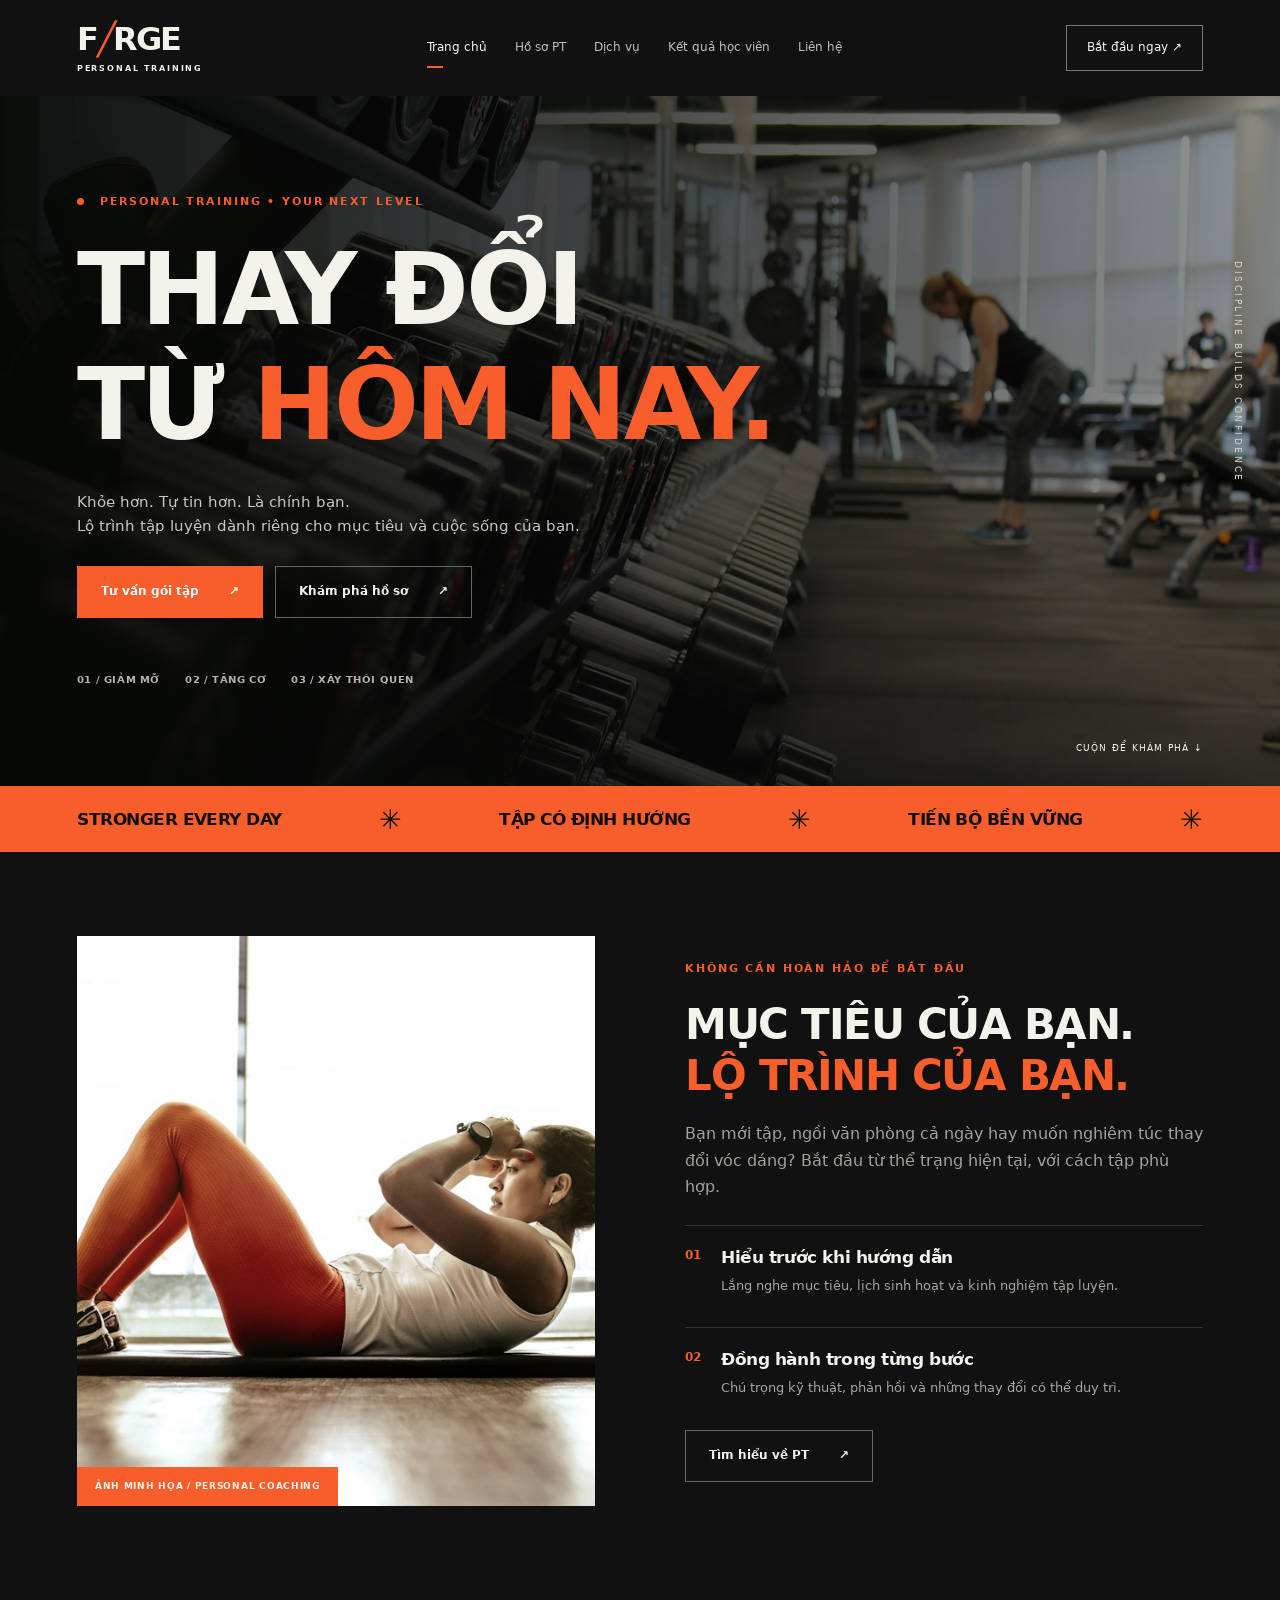
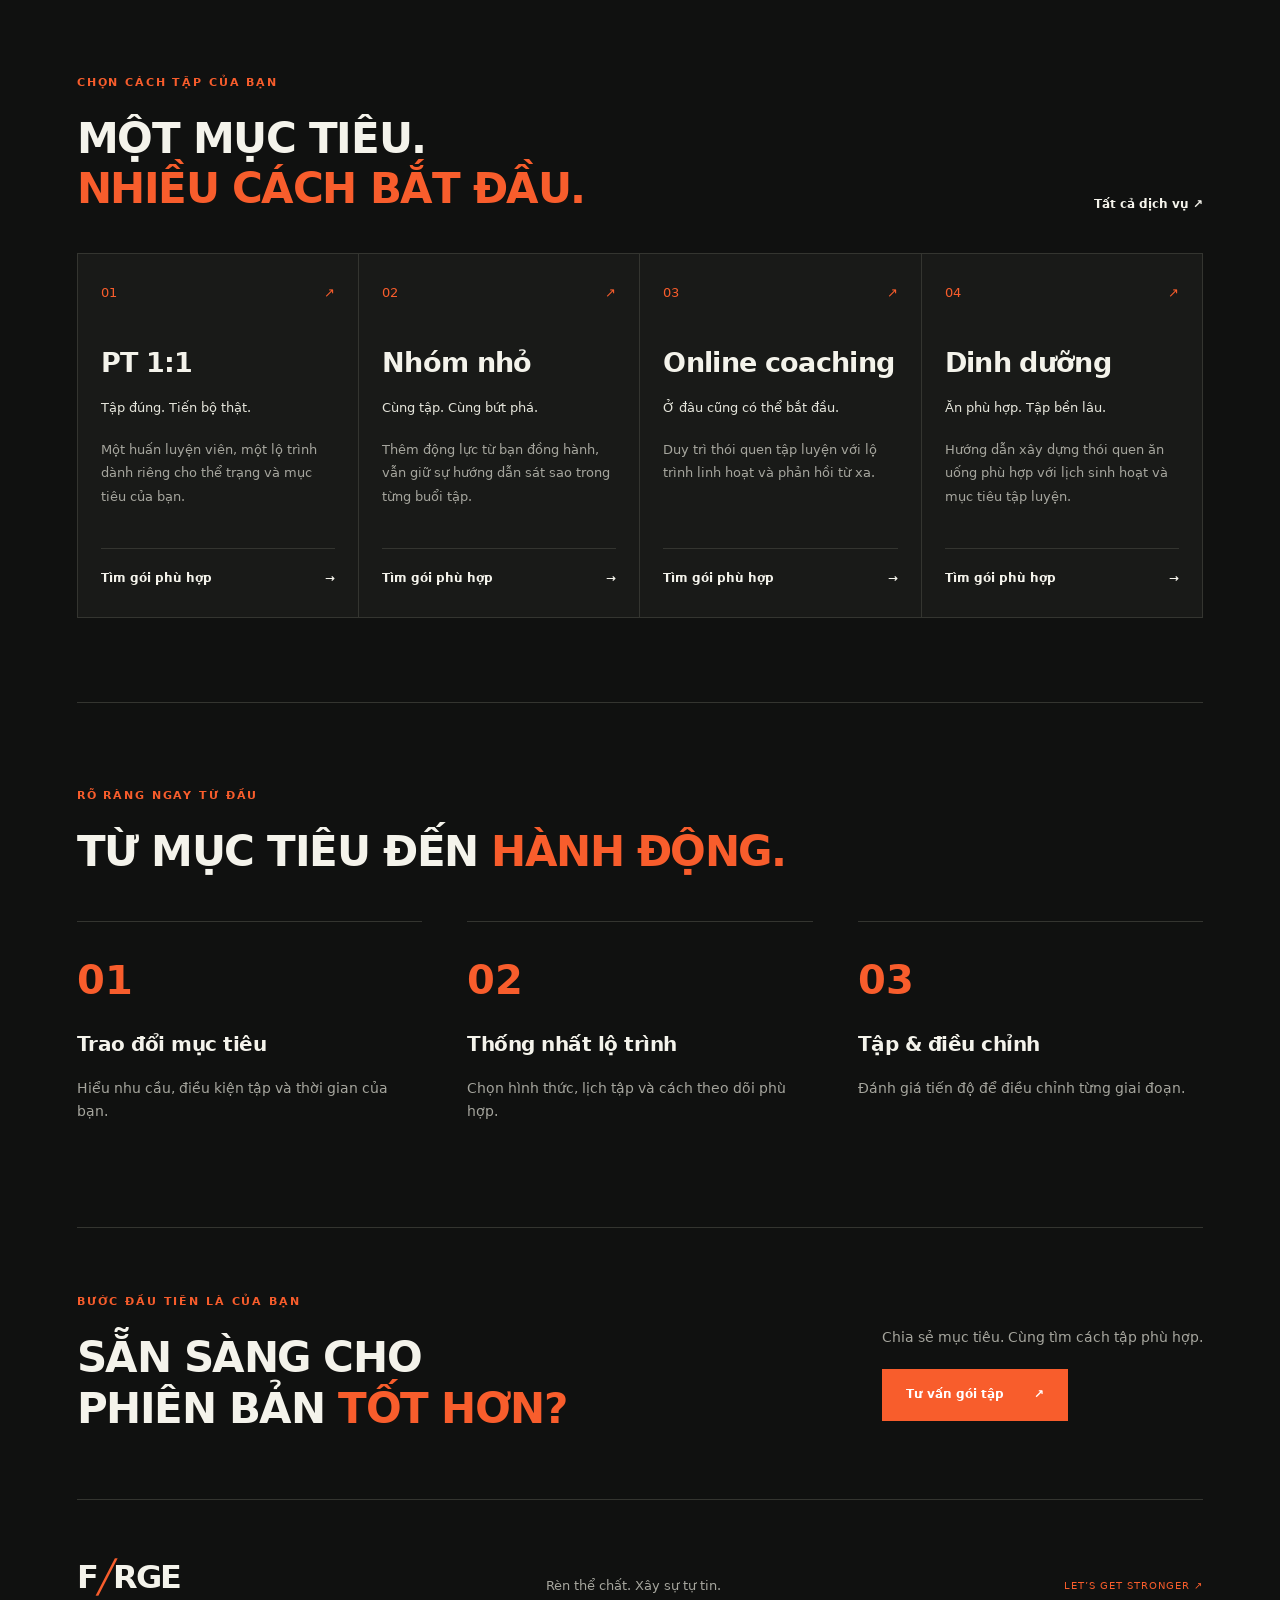
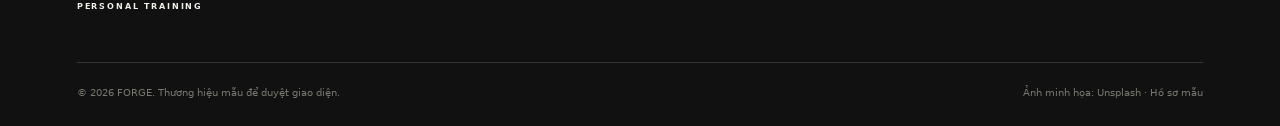
<file: index.html>
<!DOCTYPE html><html lang="vi"><head><meta charset="UTF-8"><meta name="viewport" content="width=device-width,initial-scale=1"><meta name="description" content="FORGE Personal Training — demo hồ sơ huấn luyện viên cá nhân, dịch vụ tập luyện và tư vấn."><title>Trang chủ | FORGE Personal Training</title><link rel="stylesheet" href="style.css?v=2"><script src="app.js" defer></script></head><body><a class="skip" href="#main">Đến nội dung</a><header><div class="nav-shell wrap"><a class="brand" href="index.html">F<span>╱</span>RGE<small>PERSONAL TRAINING</small></a><nav id="nav" aria-label="Điều hướng chính"><a href="index.html" aria-current="page">Trang chủ</a><a href="ho-so.html" >Hồ sơ PT</a><a href="dich-vu.html" >Dịch vụ</a><a href="ket-qua.html" >Kết quả học viên</a><a href="lien-he.html" >Liên hệ</a></nav><a class="nav-cta" href="lien-he.html">Bắt đầu ngay ↗</a><button class="menu" aria-expanded="false" aria-controls="nav" aria-label="Mở menu">☰</button></div></header><main id="main"><section class="hero"><img class="hero-bg" src="assets/gym.jpg" alt="Không gian phòng tập với tạ và thiết bị luyện tập"><div class="hero-content wrap"><div class="eyebrow"><i></i> PERSONAL TRAINING • YOUR NEXT LEVEL</div><h1>THAY ĐỔI<br>TỪ <em>HÔM NAY.</em></h1><p>Khỏe hơn. Tự tin hơn. Là chính bạn.<br>Lộ trình tập luyện dành riêng cho mục tiêu và cuộc sống của bạn.</p><div class="actions"><a class="button primary" href="lien-he.html">Tư vấn gói tập <span>↗</span></a><a class="button outline" href="ho-so.html">Khám phá hồ sơ <span>↗</span></a></div><div class="hero-tags"><span>01 / GIẢM MỠ</span><span>02 / TĂNG CƠ</span><span>03 / XÂY THÓI QUEN</span></div></div><div class="vertical">DISCIPLINE BUILDS CONFIDENCE</div><a href="#approach" class="scroll">CUỘN ĐỂ KHÁM PHÁ ↓</a></section><div class="ticker"><span>STRONGER EVERY DAY</span><b>✳</b><span>TẬP CÓ ĐỊNH HƯỚNG</span><b>✳</b><span>TIẾN BỘ BỀN VỮNG</span><b>✳</b></div><section id="approach" class="wrap section split"><div class="photo-block"><img src="assets/training.jpg" alt="Ảnh minh họa huấn luyện viên hướng dẫn học viên"><span class="photo-label">ẢNH MINH HỌA / PERSONAL COACHING</span></div><div><div class="eyebrow">KHÔNG CẦN HOÀN HẢO ĐỂ BẮT ĐẦU</div><h2>MỤC TIÊU CỦA BẠN.<br><em>LỘ TRÌNH CỦA BẠN.</em></h2><p>Bạn mới tập, ngồi văn phòng cả ngày hay muốn nghiêm túc thay đổi vóc dáng? Bắt đầu từ thể trạng hiện tại, với cách tập phù hợp.</p><div class="feature"><b>01</b><div><h3>Hiểu trước khi hướng dẫn</h3><p>Lắng nghe mục tiêu, lịch sinh hoạt và kinh nghiệm tập luyện.</p></div></div><div class="feature"><b>02</b><div><h3>Đồng hành trong từng bước</h3><p>Chú trọng kỹ thuật, phản hồi và những thay đổi có thể duy trì.</p></div></div><a class="button outline" href="ho-so.html">Tìm hiểu về PT <span>↗</span></a></div></section><section class="wrap section"><div class="section-heading"><div><div class="eyebrow">CHỌN CÁCH TẬP CỦA BẠN</div><h2>MỘT MỤC TIÊU.<br><em>NHIỀU CÁCH BẮT ĐẦU.</em></h2></div><a class="text-link" href="dich-vu.html">Tất cả dịch vụ ↗</a></div><div class="services"><article class="service"><div class="service-top"><span>01</span><span>↗</span></div><h3>PT 1:1</h3><h4>Tập đúng. Tiến bộ thật.</h4><p>Một huấn luyện viên, một lộ trình dành riêng cho thể trạng và mục tiêu của bạn.</p><a class="text-link" href="lien-he.html?goi=01">Tìm gói phù hợp <span>→</span></a></article><article class="service"><div class="service-top"><span>02</span><span>↗</span></div><h3>Nhóm nhỏ</h3><h4>Cùng tập. Cùng bứt phá.</h4><p>Thêm động lực từ bạn đồng hành, vẫn giữ sự hướng dẫn sát sao trong từng buổi tập.</p><a class="text-link" href="lien-he.html?goi=02">Tìm gói phù hợp <span>→</span></a></article><article class="service"><div class="service-top"><span>03</span><span>↗</span></div><h3>Online coaching</h3><h4>Ở đâu cũng có thể bắt đầu.</h4><p>Duy trì thói quen tập luyện với lộ trình linh hoạt và phản hồi từ xa.</p><a class="text-link" href="lien-he.html?goi=03">Tìm gói phù hợp <span>→</span></a></article><article class="service"><div class="service-top"><span>04</span><span>↗</span></div><h3>Dinh dưỡng</h3><h4>Ăn phù hợp. Tập bền lâu.</h4><p>Hướng dẫn xây dựng thói quen ăn uống phù hợp với lịch sinh hoạt và mục tiêu tập luyện.</p><a class="text-link" href="lien-he.html?goi=04">Tìm gói phù hợp <span>→</span></a></article></div></section><section class="process section wrap"><div class="eyebrow">RÕ RÀNG NGAY TỪ ĐẦU</div><h2>TỪ MỤC TIÊU ĐẾN <em>HÀNH ĐỘNG.</em></h2><div class="steps"><article><span>01</span><h3>Trao đổi mục tiêu</h3><p>Hiểu nhu cầu, điều kiện tập và thời gian của bạn.</p></article><article><span>02</span><h3>Thống nhất lộ trình</h3><p>Chọn hình thức, lịch tập và cách theo dõi phù hợp.</p></article><article><span>03</span><h3>Tập & điều chỉnh</h3><p>Đánh giá tiến độ để điều chỉnh từng giai đoạn.</p></article></div></section><section class="cta wrap"><div><div class="eyebrow">BƯỚC ĐẦU TIÊN LÀ CỦA BẠN</div><h2>SẴN SÀNG CHO<br>PHIÊN BẢN <em>TỐT HƠN?</em></h2></div><div><p>Chia sẻ mục tiêu. Cùng tìm cách tập phù hợp.</p><a class="button primary" href="lien-he.html">Tư vấn gói tập <span>↗</span></a></div></section></main><footer class="wrap"><div class="footer-top"><a class="brand" href="index.html">F<span>╱</span>RGE<small>PERSONAL TRAINING</small></a><p>Rèn thể chất. Xây sự tự tin.</p><a href="lien-he.html">LET’S GET STRONGER ↗</a></div><div class="footer-bottom"><span>© 2026 FORGE. Thương hiệu mẫu để duyệt giao diện.</span><span>Ảnh minh họa: Unsplash · Hồ sơ mẫu</span></div></footer><div class="mobile-contact"><button data-contact="call">↗ Gọi tư vấn</button><button data-contact="zalo">Zalo tư vấn ↗</button></div><dialog id="contact-dialog"><button class="dialog-close" aria-label="Đóng thông báo">×</button><div class="eyebrow">BẢN DEMO GIAO DIỆN</div><h2>SẮP KẾT NỐI.</h2><p id="dialog-text"></p><button class="button primary dialog-ok">Đã hiểu</button></dialog></body></html>
</file>
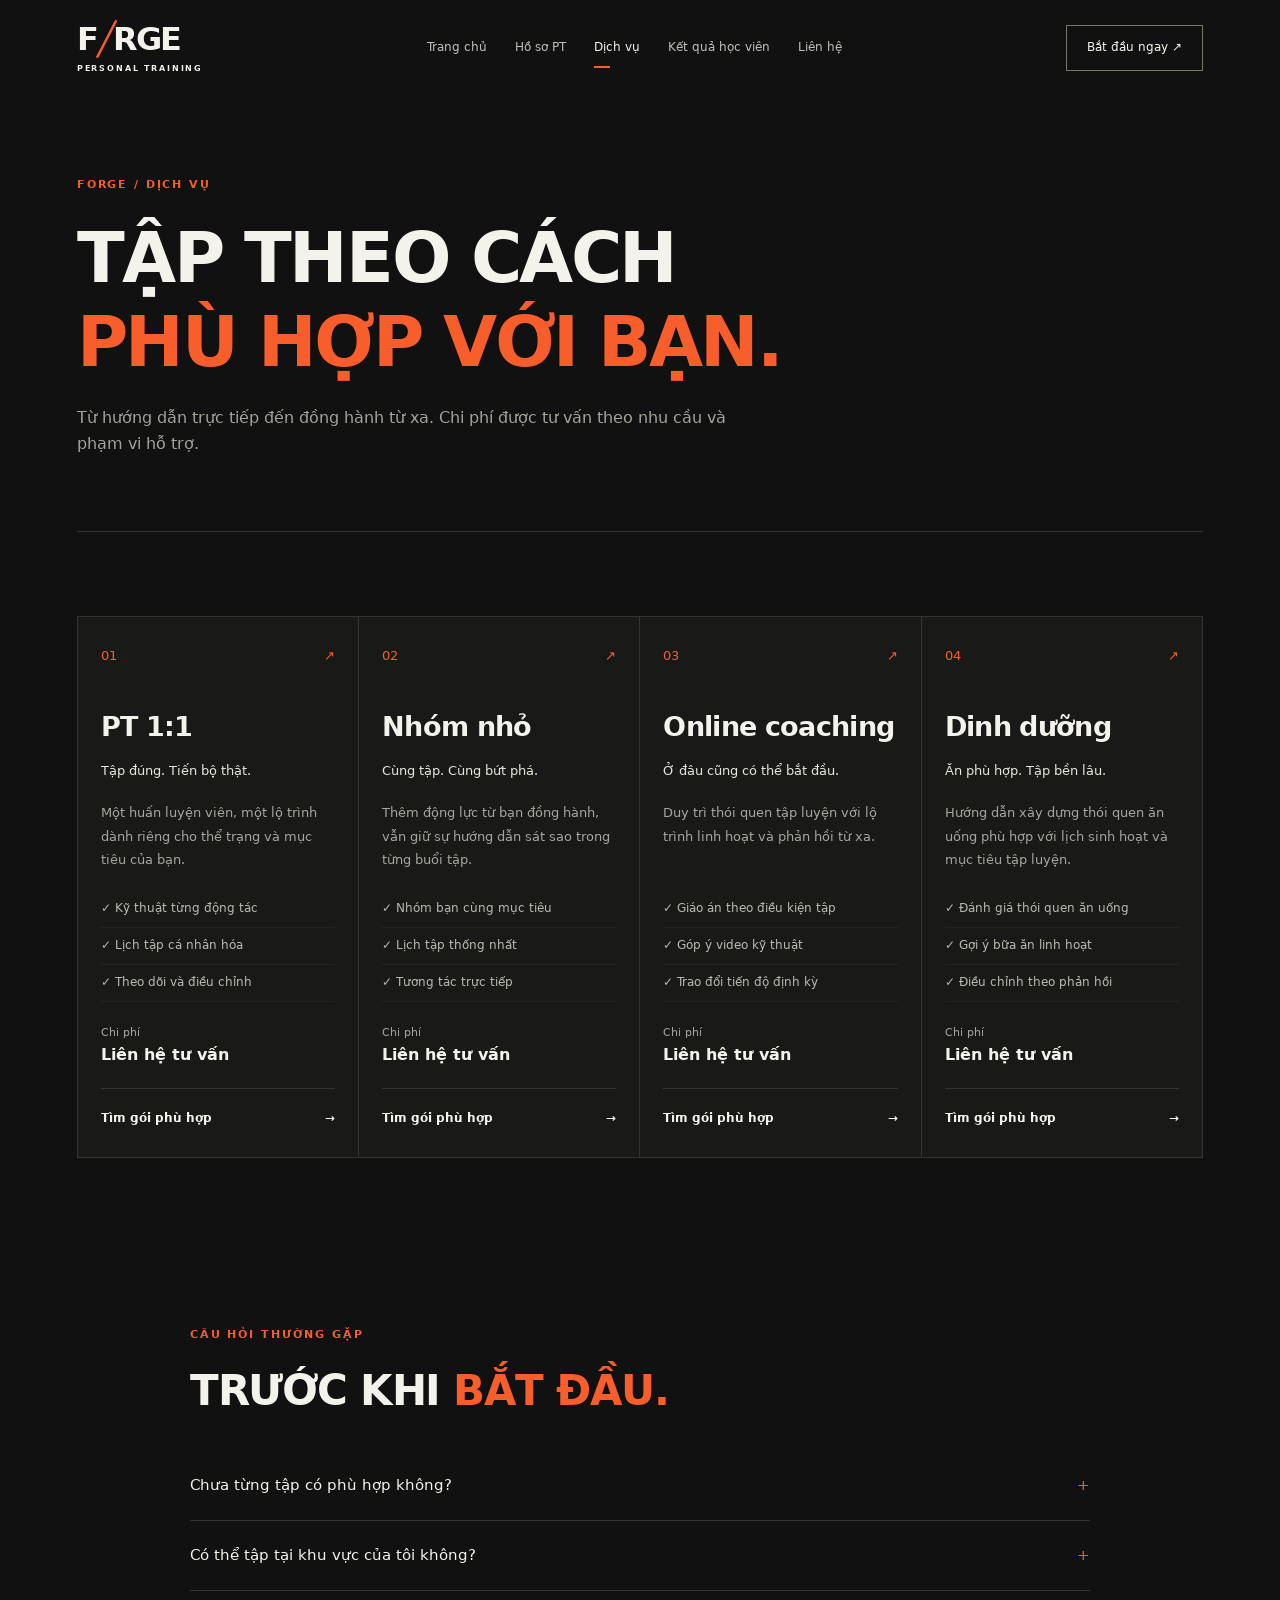
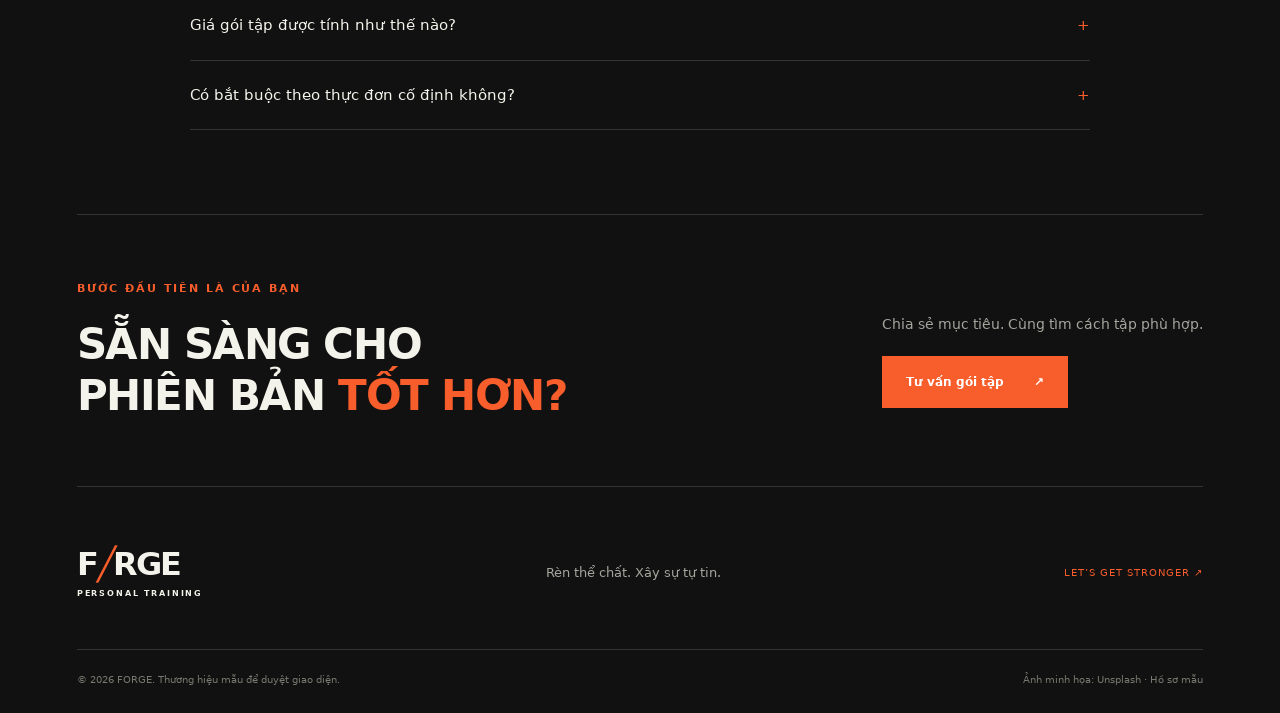
<file: dich-vu.html>
<!DOCTYPE html><html lang="vi"><head><meta charset="UTF-8"><meta name="viewport" content="width=device-width,initial-scale=1"><meta name="description" content="FORGE Personal Training — demo hồ sơ huấn luyện viên cá nhân, dịch vụ tập luyện và tư vấn."><title>Dịch vụ | FORGE Personal Training</title><link rel="stylesheet" href="style.css?v=2"><script src="app.js" defer></script></head><body><a class="skip" href="#main">Đến nội dung</a><header><div class="nav-shell wrap"><a class="brand" href="index.html">F<span>╱</span>RGE<small>PERSONAL TRAINING</small></a><nav id="nav" aria-label="Điều hướng chính"><a href="index.html" >Trang chủ</a><a href="ho-so.html" >Hồ sơ PT</a><a href="dich-vu.html" aria-current="page">Dịch vụ</a><a href="ket-qua.html" >Kết quả học viên</a><a href="lien-he.html" >Liên hệ</a></nav><a class="nav-cta" href="lien-he.html">Bắt đầu ngay ↗</a><button class="menu" aria-expanded="false" aria-controls="nav" aria-label="Mở menu">☰</button></div></header><main id="main"><section class="page-head wrap"><div class="eyebrow">FORGE / DỊCH VỤ</div><h1>TẬP THEO CÁCH<br><em>PHÙ HỢP VỚI BẠN.</em></h1><p>Từ hướng dẫn trực tiếp đến đồng hành từ xa. Chi phí được tư vấn theo nhu cầu và phạm vi hỗ trợ.</p></section><section class="wrap section"><div class="services"><article class="service"><div class="service-top"><span>01</span><span>↗</span></div><h3>PT 1:1</h3><h4>Tập đúng. Tiến bộ thật.</h4><p>Một huấn luyện viên, một lộ trình dành riêng cho thể trạng và mục tiêu của bạn.</p><div class="list-item">✓ Kỹ thuật từng động tác</div><div class="list-item">✓ Lịch tập cá nhân hóa</div><div class="list-item">✓ Theo dõi và điều chỉnh</div><div class="price">Chi phí <b>Liên hệ tư vấn</b></div><a class="text-link" href="lien-he.html?goi=01">Tìm gói phù hợp <span>→</span></a></article><article class="service"><div class="service-top"><span>02</span><span>↗</span></div><h3>Nhóm nhỏ</h3><h4>Cùng tập. Cùng bứt phá.</h4><p>Thêm động lực từ bạn đồng hành, vẫn giữ sự hướng dẫn sát sao trong từng buổi tập.</p><div class="list-item">✓ Nhóm bạn cùng mục tiêu</div><div class="list-item">✓ Lịch tập thống nhất</div><div class="list-item">✓ Tương tác trực tiếp</div><div class="price">Chi phí <b>Liên hệ tư vấn</b></div><a class="text-link" href="lien-he.html?goi=02">Tìm gói phù hợp <span>→</span></a></article><article class="service"><div class="service-top"><span>03</span><span>↗</span></div><h3>Online coaching</h3><h4>Ở đâu cũng có thể bắt đầu.</h4><p>Duy trì thói quen tập luyện với lộ trình linh hoạt và phản hồi từ xa.</p><div class="list-item">✓ Giáo án theo điều kiện tập</div><div class="list-item">✓ Góp ý video kỹ thuật</div><div class="list-item">✓ Trao đổi tiến độ định kỳ</div><div class="price">Chi phí <b>Liên hệ tư vấn</b></div><a class="text-link" href="lien-he.html?goi=03">Tìm gói phù hợp <span>→</span></a></article><article class="service"><div class="service-top"><span>04</span><span>↗</span></div><h3>Dinh dưỡng</h3><h4>Ăn phù hợp. Tập bền lâu.</h4><p>Hướng dẫn xây dựng thói quen ăn uống phù hợp với lịch sinh hoạt và mục tiêu tập luyện.</p><div class="list-item">✓ Đánh giá thói quen ăn uống</div><div class="list-item">✓ Gợi ý bữa ăn linh hoạt</div><div class="list-item">✓ Điều chỉnh theo phản hồi</div><div class="price">Chi phí <b>Liên hệ tư vấn</b></div><a class="text-link" href="lien-he.html?goi=04">Tìm gói phù hợp <span>→</span></a></article></div></section><section class="wrap section faq"><div class="eyebrow">CÂU HỎI THƯỜNG GẶP</div><h2>TRƯỚC KHI <em>BẮT ĐẦU.</em></h2><details><summary>Chưa từng tập có phù hợp không?<span>+</span></summary><p>Có thể bắt đầu bằng việc trao đổi thể trạng và kinh nghiệm để lựa chọn mức độ phù hợp. Nếu có tình trạng sức khỏe đặc biệt, cần tham khảo chuyên gia y tế trước khi tập.</p></details><details><summary>Có thể tập tại khu vực của tôi không?<span>+</span></summary><p>Bạn có thể gửi khu vực mong muốn qua Zalo. Khả năng tập trực tiếp và địa điểm sẽ được xác nhận khi tư vấn; online là một lựa chọn linh hoạt.</p></details><details><summary>Giá gói tập được tính như thế nào?<span>+</span></summary><p>Chi phí sẽ được tư vấn theo hình thức tập, tần suất, thời lượng và phạm vi đồng hành. Demo chưa niêm yết giá.</p></details><details><summary>Có bắt buộc theo thực đơn cố định không?<span>+</span></summary><p>Nội dung mẫu hướng tới điều chỉnh thói quen theo điều kiện sinh hoạt. Hỗ trợ dinh dưỡng không thay thế tư vấn hoặc điều trị y khoa.</p></details></section><section class="cta wrap"><div><div class="eyebrow">BƯỚC ĐẦU TIÊN LÀ CỦA BẠN</div><h2>SẴN SÀNG CHO<br>PHIÊN BẢN <em>TỐT HƠN?</em></h2></div><div><p>Chia sẻ mục tiêu. Cùng tìm cách tập phù hợp.</p><a class="button primary" href="lien-he.html">Tư vấn gói tập <span>↗</span></a></div></section></main><footer class="wrap"><div class="footer-top"><a class="brand" href="index.html">F<span>╱</span>RGE<small>PERSONAL TRAINING</small></a><p>Rèn thể chất. Xây sự tự tin.</p><a href="lien-he.html">LET’S GET STRONGER ↗</a></div><div class="footer-bottom"><span>© 2026 FORGE. Thương hiệu mẫu để duyệt giao diện.</span><span>Ảnh minh họa: Unsplash · Hồ sơ mẫu</span></div></footer><div class="mobile-contact"><button data-contact="call">↗ Gọi tư vấn</button><button data-contact="zalo">Zalo tư vấn ↗</button></div><dialog id="contact-dialog"><button class="dialog-close" aria-label="Đóng thông báo">×</button><div class="eyebrow">BẢN DEMO GIAO DIỆN</div><h2>SẮP KẾT NỐI.</h2><p id="dialog-text"></p><button class="button primary dialog-ok">Đã hiểu</button></dialog></body></html>
</file>
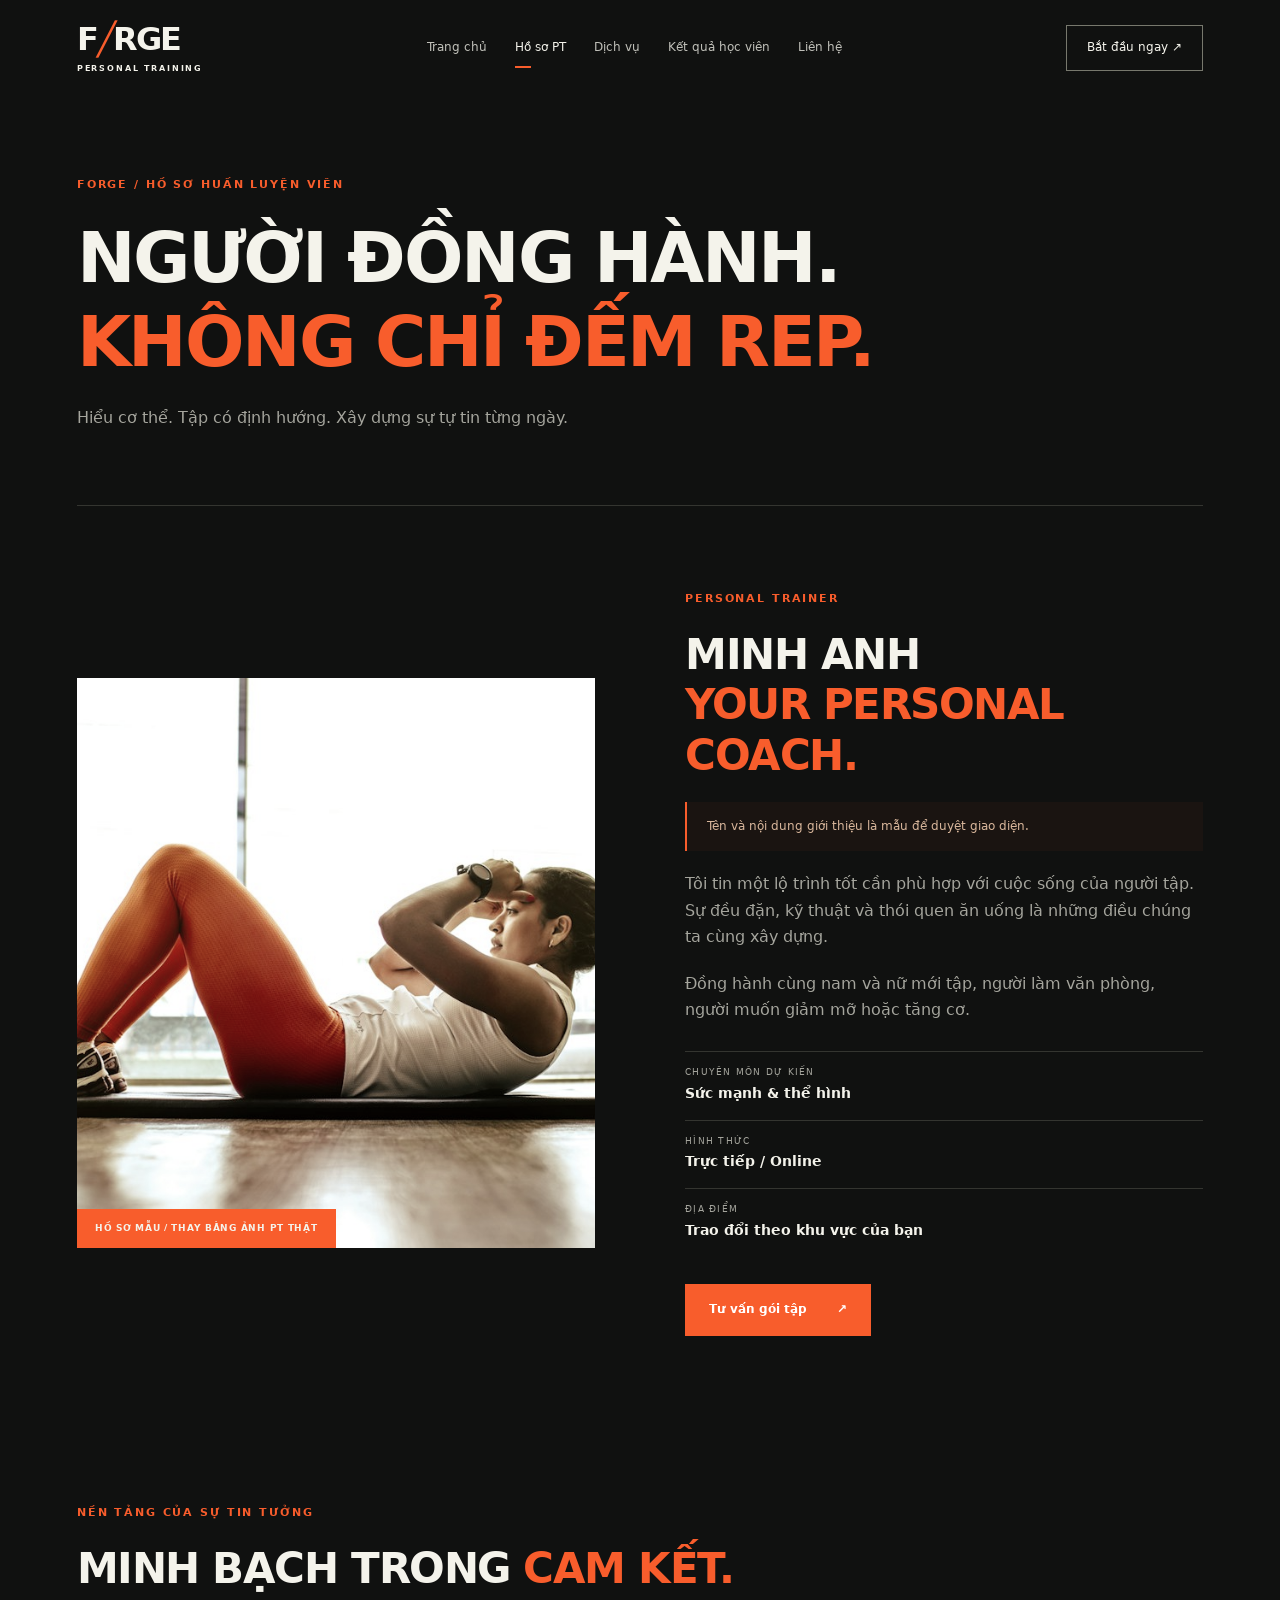
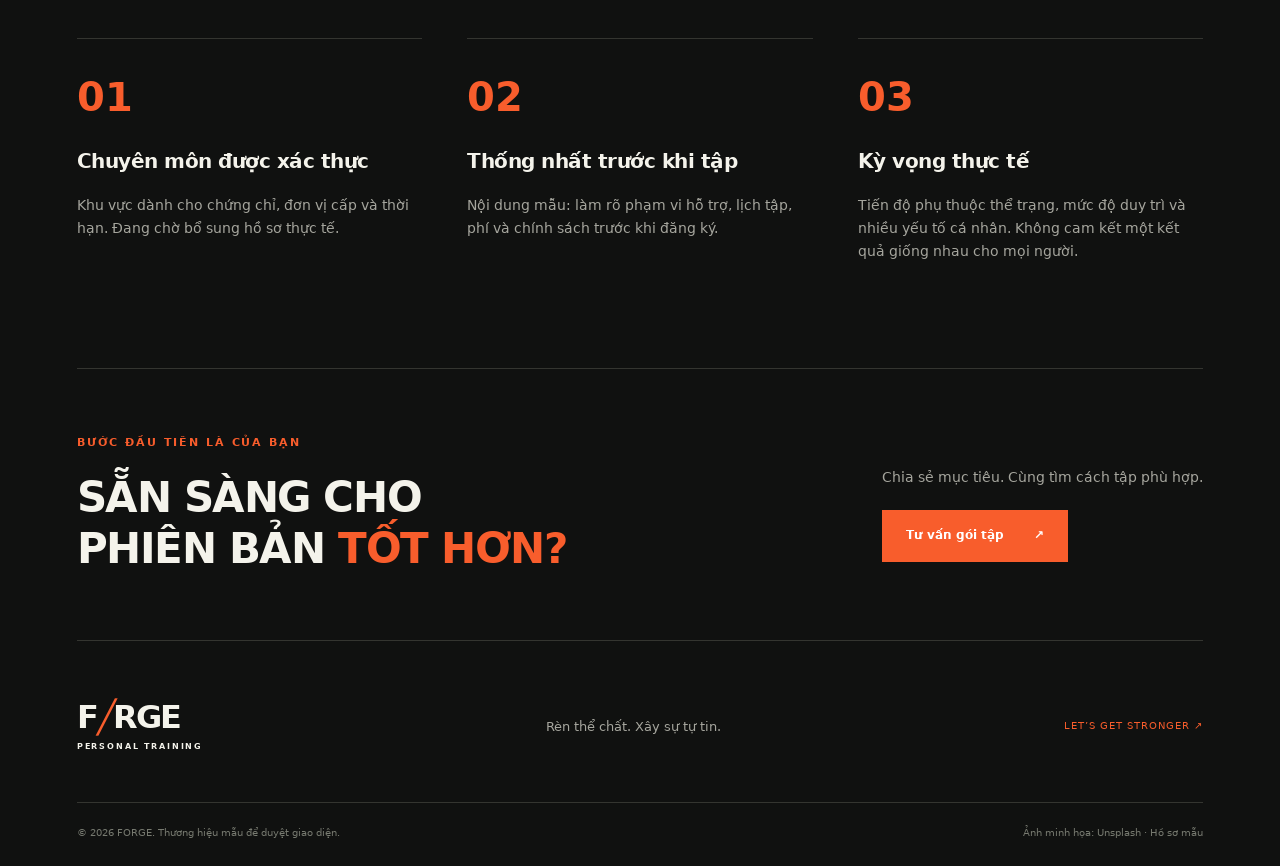
<file: ho-so.html>
<!DOCTYPE html><html lang="vi"><head><meta charset="UTF-8"><meta name="viewport" content="width=device-width,initial-scale=1"><meta name="description" content="FORGE Personal Training — demo hồ sơ huấn luyện viên cá nhân, dịch vụ tập luyện và tư vấn."><title>Hồ sơ PT | FORGE Personal Training</title><link rel="stylesheet" href="style.css?v=2"><script src="app.js" defer></script></head><body><a class="skip" href="#main">Đến nội dung</a><header><div class="nav-shell wrap"><a class="brand" href="index.html">F<span>╱</span>RGE<small>PERSONAL TRAINING</small></a><nav id="nav" aria-label="Điều hướng chính"><a href="index.html" >Trang chủ</a><a href="ho-so.html" aria-current="page">Hồ sơ PT</a><a href="dich-vu.html" >Dịch vụ</a><a href="ket-qua.html" >Kết quả học viên</a><a href="lien-he.html" >Liên hệ</a></nav><a class="nav-cta" href="lien-he.html">Bắt đầu ngay ↗</a><button class="menu" aria-expanded="false" aria-controls="nav" aria-label="Mở menu">☰</button></div></header><main id="main"><section class="page-head wrap"><div class="eyebrow">FORGE / HỒ SƠ HUẤN LUYỆN VIÊN</div><h1>NGƯỜI ĐỒNG HÀNH.<br><em>KHÔNG CHỈ ĐẾM REP.</em></h1><p>Hiểu cơ thể. Tập có định hướng. Xây dựng sự tự tin từng ngày.</p></section><section class="wrap split section"><div class="photo-block portrait"><img src="assets/training.jpg" alt="Ảnh minh họa PT hướng dẫn bài tập"><span class="photo-label">HỒ SƠ MẪU / THAY BẰNG ẢNH PT THẬT</span></div><div><div class="eyebrow">PERSONAL TRAINER</div><h2>MINH ANH<br><em>YOUR PERSONAL COACH.</em></h2><p class="sample">Tên và nội dung giới thiệu là mẫu để duyệt giao diện.</p><p>Tôi tin một lộ trình tốt cần phù hợp với cuộc sống của người tập. Sự đều đặn, kỹ thuật và thói quen ăn uống là những điều chúng ta cùng xây dựng.</p><p>Đồng hành cùng nam và nữ mới tập, người làm văn phòng, người muốn giảm mỡ hoặc tăng cơ.</p><div class="profile-data"><div><small>CHUYÊN MÔN DỰ KIẾN</small><strong>Sức mạnh & thể hình</strong></div><div><small>HÌNH THỨC</small><strong>Trực tiếp / Online</strong></div><div><small>ĐỊA ĐIỂM</small><strong>Trao đổi theo khu vực của bạn</strong></div></div><a class="button primary" href="lien-he.html">Tư vấn gói tập <span>↗</span></a></div></section><section class="section wrap"><div class="eyebrow">NỀN TẢNG CỦA SỰ TIN TƯỞNG</div><h2>MINH BẠCH TRONG <em>CAM KẾT.</em></h2><div class="steps"><article><span>01</span><h3>Chuyên môn được xác thực</h3><p>Khu vực dành cho chứng chỉ, đơn vị cấp và thời hạn. Đang chờ bổ sung hồ sơ thực tế.</p></article><article><span>02</span><h3>Thống nhất trước khi tập</h3><p>Nội dung mẫu: làm rõ phạm vi hỗ trợ, lịch tập, phí và chính sách trước khi đăng ký.</p></article><article><span>03</span><h3>Kỳ vọng thực tế</h3><p>Tiến độ phụ thuộc thể trạng, mức độ duy trì và nhiều yếu tố cá nhân. Không cam kết một kết quả giống nhau cho mọi người.</p></article></div></section><section class="cta wrap"><div><div class="eyebrow">BƯỚC ĐẦU TIÊN LÀ CỦA BẠN</div><h2>SẴN SÀNG CHO<br>PHIÊN BẢN <em>TỐT HƠN?</em></h2></div><div><p>Chia sẻ mục tiêu. Cùng tìm cách tập phù hợp.</p><a class="button primary" href="lien-he.html">Tư vấn gói tập <span>↗</span></a></div></section></main><footer class="wrap"><div class="footer-top"><a class="brand" href="index.html">F<span>╱</span>RGE<small>PERSONAL TRAINING</small></a><p>Rèn thể chất. Xây sự tự tin.</p><a href="lien-he.html">LET’S GET STRONGER ↗</a></div><div class="footer-bottom"><span>© 2026 FORGE. Thương hiệu mẫu để duyệt giao diện.</span><span>Ảnh minh họa: Unsplash · Hồ sơ mẫu</span></div></footer><div class="mobile-contact"><button data-contact="call">↗ Gọi tư vấn</button><button data-contact="zalo">Zalo tư vấn ↗</button></div><dialog id="contact-dialog"><button class="dialog-close" aria-label="Đóng thông báo">×</button><div class="eyebrow">BẢN DEMO GIAO DIỆN</div><h2>SẮP KẾT NỐI.</h2><p id="dialog-text"></p><button class="button primary dialog-ok">Đã hiểu</button></dialog></body></html>
</file>
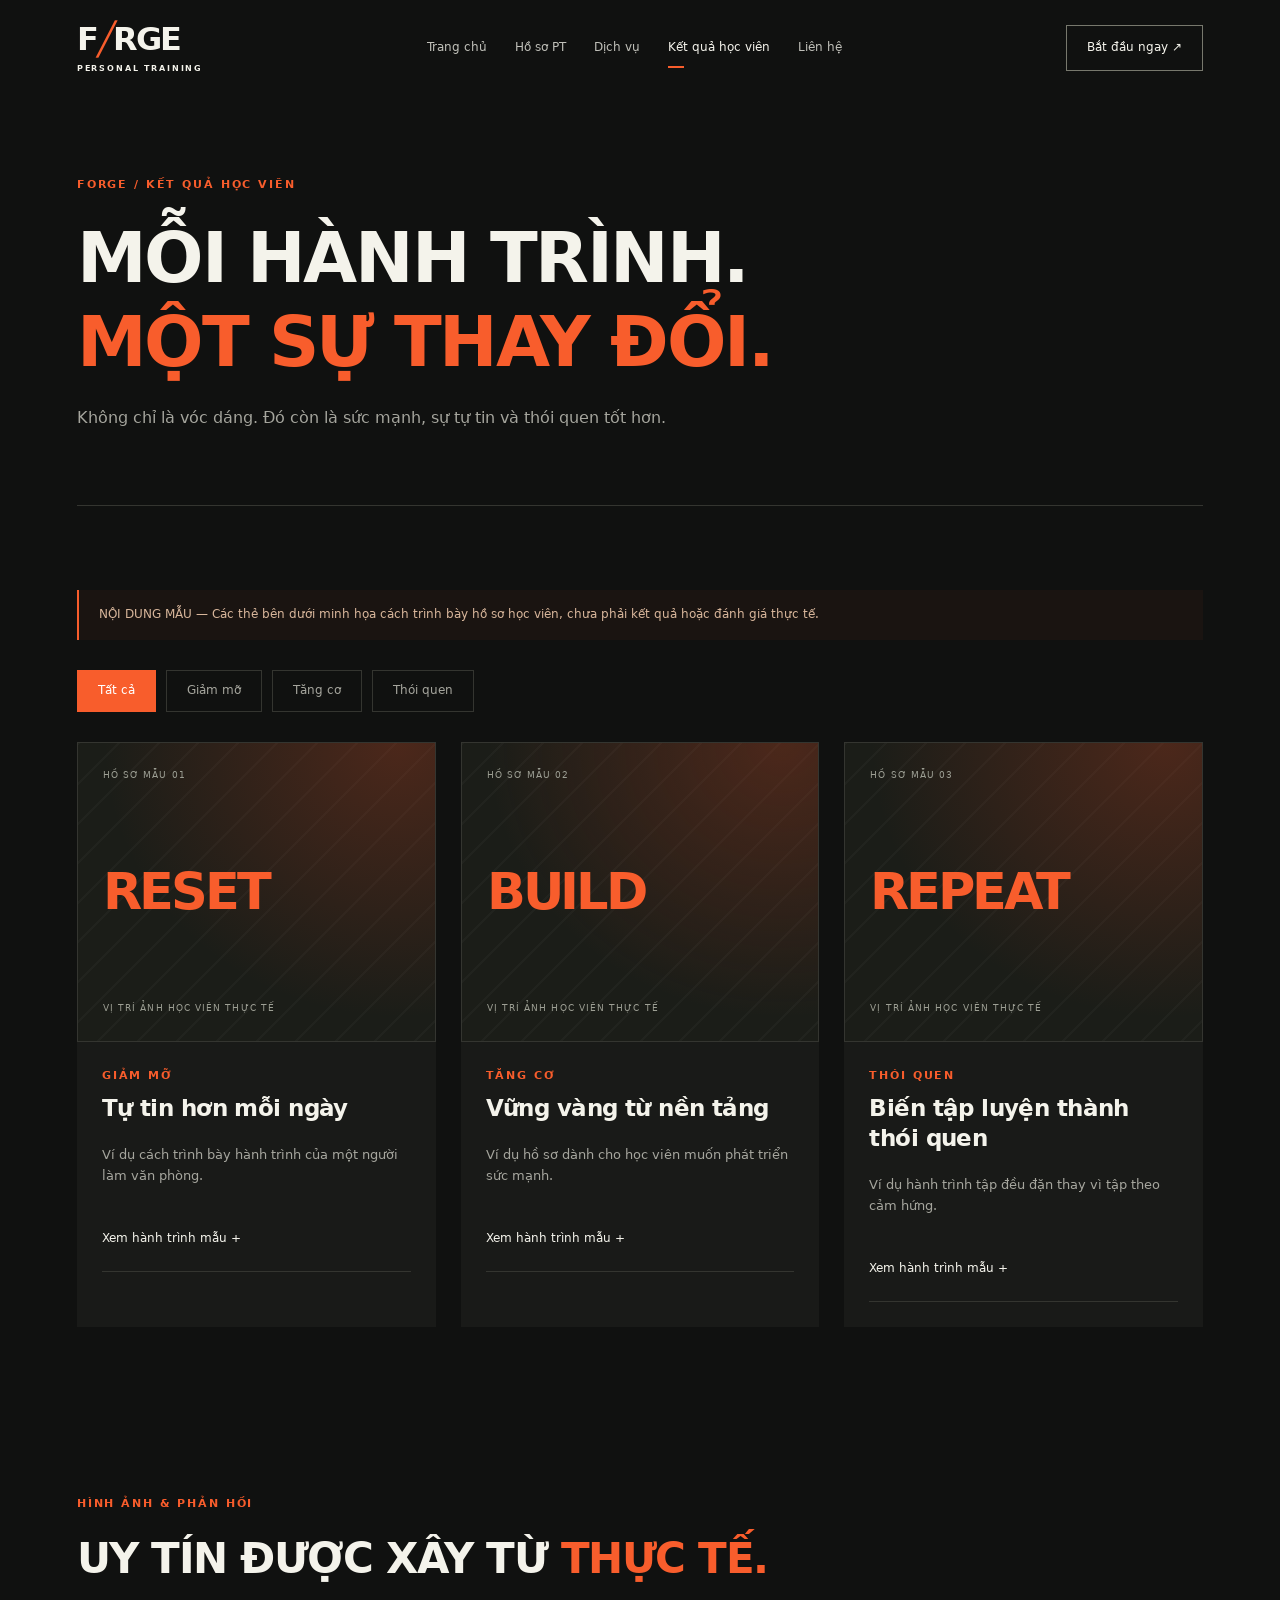
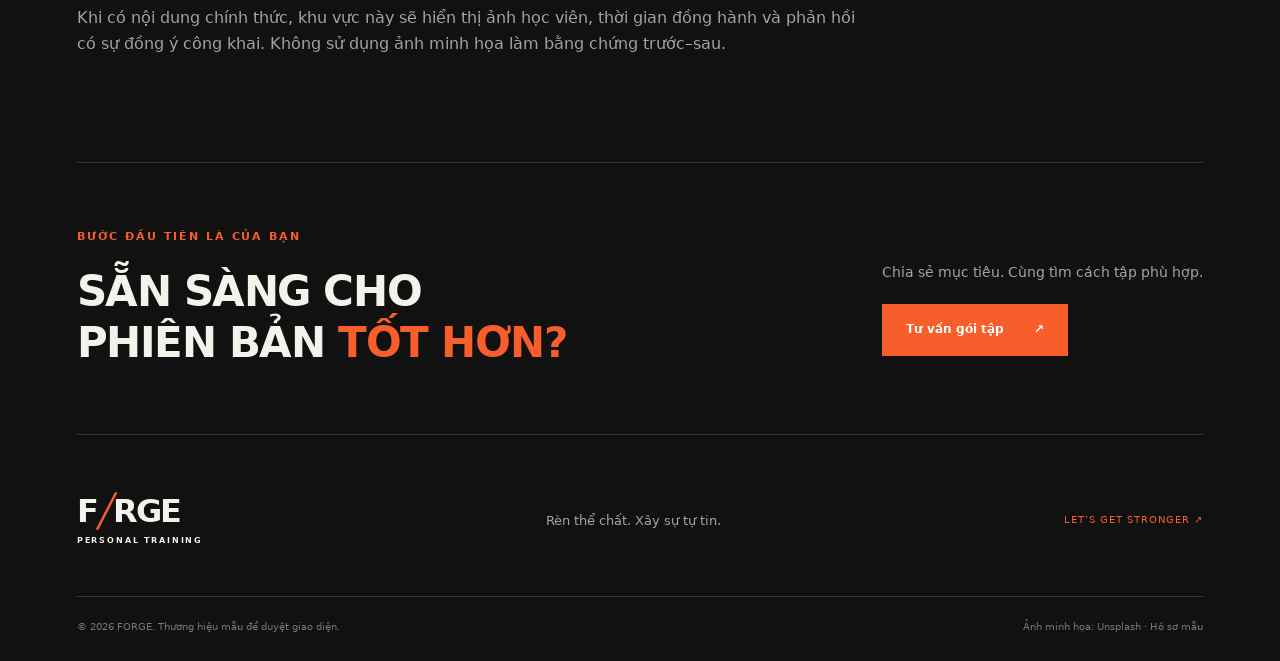
<file: ket-qua.html>
<!DOCTYPE html><html lang="vi"><head><meta charset="UTF-8"><meta name="viewport" content="width=device-width,initial-scale=1"><meta name="description" content="FORGE Personal Training — demo hồ sơ huấn luyện viên cá nhân, dịch vụ tập luyện và tư vấn."><title>Kết quả học viên | FORGE Personal Training</title><link rel="stylesheet" href="style.css?v=2"><script src="app.js" defer></script></head><body><a class="skip" href="#main">Đến nội dung</a><header><div class="nav-shell wrap"><a class="brand" href="index.html">F<span>╱</span>RGE<small>PERSONAL TRAINING</small></a><nav id="nav" aria-label="Điều hướng chính"><a href="index.html" >Trang chủ</a><a href="ho-so.html" >Hồ sơ PT</a><a href="dich-vu.html" >Dịch vụ</a><a href="ket-qua.html" aria-current="page">Kết quả học viên</a><a href="lien-he.html" >Liên hệ</a></nav><a class="nav-cta" href="lien-he.html">Bắt đầu ngay ↗</a><button class="menu" aria-expanded="false" aria-controls="nav" aria-label="Mở menu">☰</button></div></header><main id="main"><section class="page-head wrap"><div class="eyebrow">FORGE / KẾT QUẢ HỌC VIÊN</div><h1>MỖI HÀNH TRÌNH.<br><em>MỘT SỰ THAY ĐỔI.</em></h1><p>Không chỉ là vóc dáng. Đó còn là sức mạnh, sự tự tin và thói quen tốt hơn.</p></section><section class="wrap section"><div class="notice">NỘI DUNG MẪU — Các thẻ bên dưới minh họa cách trình bày hồ sơ học viên, chưa phải kết quả hoặc đánh giá thực tế.</div><div class="filters" role="group" aria-label="Lọc mục tiêu"><button class="active" data-filter="all">Tất cả</button><button data-filter="fat">Giảm mỡ</button><button data-filter="muscle">Tăng cơ</button><button data-filter="habit">Thói quen</button></div><div class="results-grid"><article class="result" data-kind="fat"><div class="result-art"><span>HỒ SƠ MẪU 01</span><strong>RESET</strong><small>VỊ TRÍ ẢNH HỌC VIÊN THỰC TẾ</small></div><div class="result-copy"><div class="eyebrow">GIẢM MỠ</div><h3>Tự tin hơn mỗi ngày</h3><p>Ví dụ cách trình bày hành trình của một người làm văn phòng.</p><details><summary>Xem hành trình mẫu +</summary><p><b>Điểm xuất phát:</b> Lịch sinh hoạt bận rộn.<br><b>Hướng đồng hành:</b> Xây lịch tập và thói quen vận động phù hợp.<br><b>Kết quả:</b> Chờ bổ sung dữ liệu xác thực và sự đồng ý của học viên.</p></details></div></article><article class="result" data-kind="muscle"><div class="result-art"><span>HỒ SƠ MẪU 02</span><strong>BUILD</strong><small>VỊ TRÍ ẢNH HỌC VIÊN THỰC TẾ</small></div><div class="result-copy"><div class="eyebrow">TĂNG CƠ</div><h3>Vững vàng từ nền tảng</h3><p>Ví dụ hồ sơ dành cho học viên muốn phát triển sức mạnh.</p><details><summary>Xem hành trình mẫu +</summary><p><b>Điểm xuất phát:</b> Mới làm quen tập kháng lực.<br><b>Hướng đồng hành:</b> Học kỹ thuật và tăng mức độ theo khả năng.<br><b>Kết quả:</b> Chờ bổ sung dữ liệu xác thực và sự đồng ý của học viên.</p></details></div></article><article class="result" data-kind="habit"><div class="result-art"><span>HỒ SƠ MẪU 03</span><strong>REPEAT</strong><small>VỊ TRÍ ẢNH HỌC VIÊN THỰC TẾ</small></div><div class="result-copy"><div class="eyebrow">THÓI QUEN</div><h3>Biến tập luyện thành thói quen</h3><p>Ví dụ hành trình tập đều đặn thay vì tập theo cảm hứng.</p><details><summary>Xem hành trình mẫu +</summary><p><b>Điểm xuất phát:</b> Khó duy trì lịch tập.<br><b>Hướng đồng hành:</b> Chọn mục tiêu nhỏ, theo dõi sự đều đặn.<br><b>Kết quả:</b> Chờ bổ sung dữ liệu xác thực và sự đồng ý của học viên.</p></details></div></article></div></section><section class="wrap section"><div class="eyebrow">HÌNH ẢNH & PHẢN HỒI</div><h2>UY TÍN ĐƯỢC XÂY TỪ <em>THỰC TẾ.</em></h2><p class="muted">Khi có nội dung chính thức, khu vực này sẽ hiển thị ảnh học viên, thời gian đồng hành và phản hồi có sự đồng ý công khai. Không sử dụng ảnh minh họa làm bằng chứng trước–sau.</p></section><section class="cta wrap"><div><div class="eyebrow">BƯỚC ĐẦU TIÊN LÀ CỦA BẠN</div><h2>SẴN SÀNG CHO<br>PHIÊN BẢN <em>TỐT HƠN?</em></h2></div><div><p>Chia sẻ mục tiêu. Cùng tìm cách tập phù hợp.</p><a class="button primary" href="lien-he.html">Tư vấn gói tập <span>↗</span></a></div></section></main><footer class="wrap"><div class="footer-top"><a class="brand" href="index.html">F<span>╱</span>RGE<small>PERSONAL TRAINING</small></a><p>Rèn thể chất. Xây sự tự tin.</p><a href="lien-he.html">LET’S GET STRONGER ↗</a></div><div class="footer-bottom"><span>© 2026 FORGE. Thương hiệu mẫu để duyệt giao diện.</span><span>Ảnh minh họa: Unsplash · Hồ sơ mẫu</span></div></footer><div class="mobile-contact"><button data-contact="call">↗ Gọi tư vấn</button><button data-contact="zalo">Zalo tư vấn ↗</button></div><dialog id="contact-dialog"><button class="dialog-close" aria-label="Đóng thông báo">×</button><div class="eyebrow">BẢN DEMO GIAO DIỆN</div><h2>SẮP KẾT NỐI.</h2><p id="dialog-text"></p><button class="button primary dialog-ok">Đã hiểu</button></dialog></body></html>
</file>
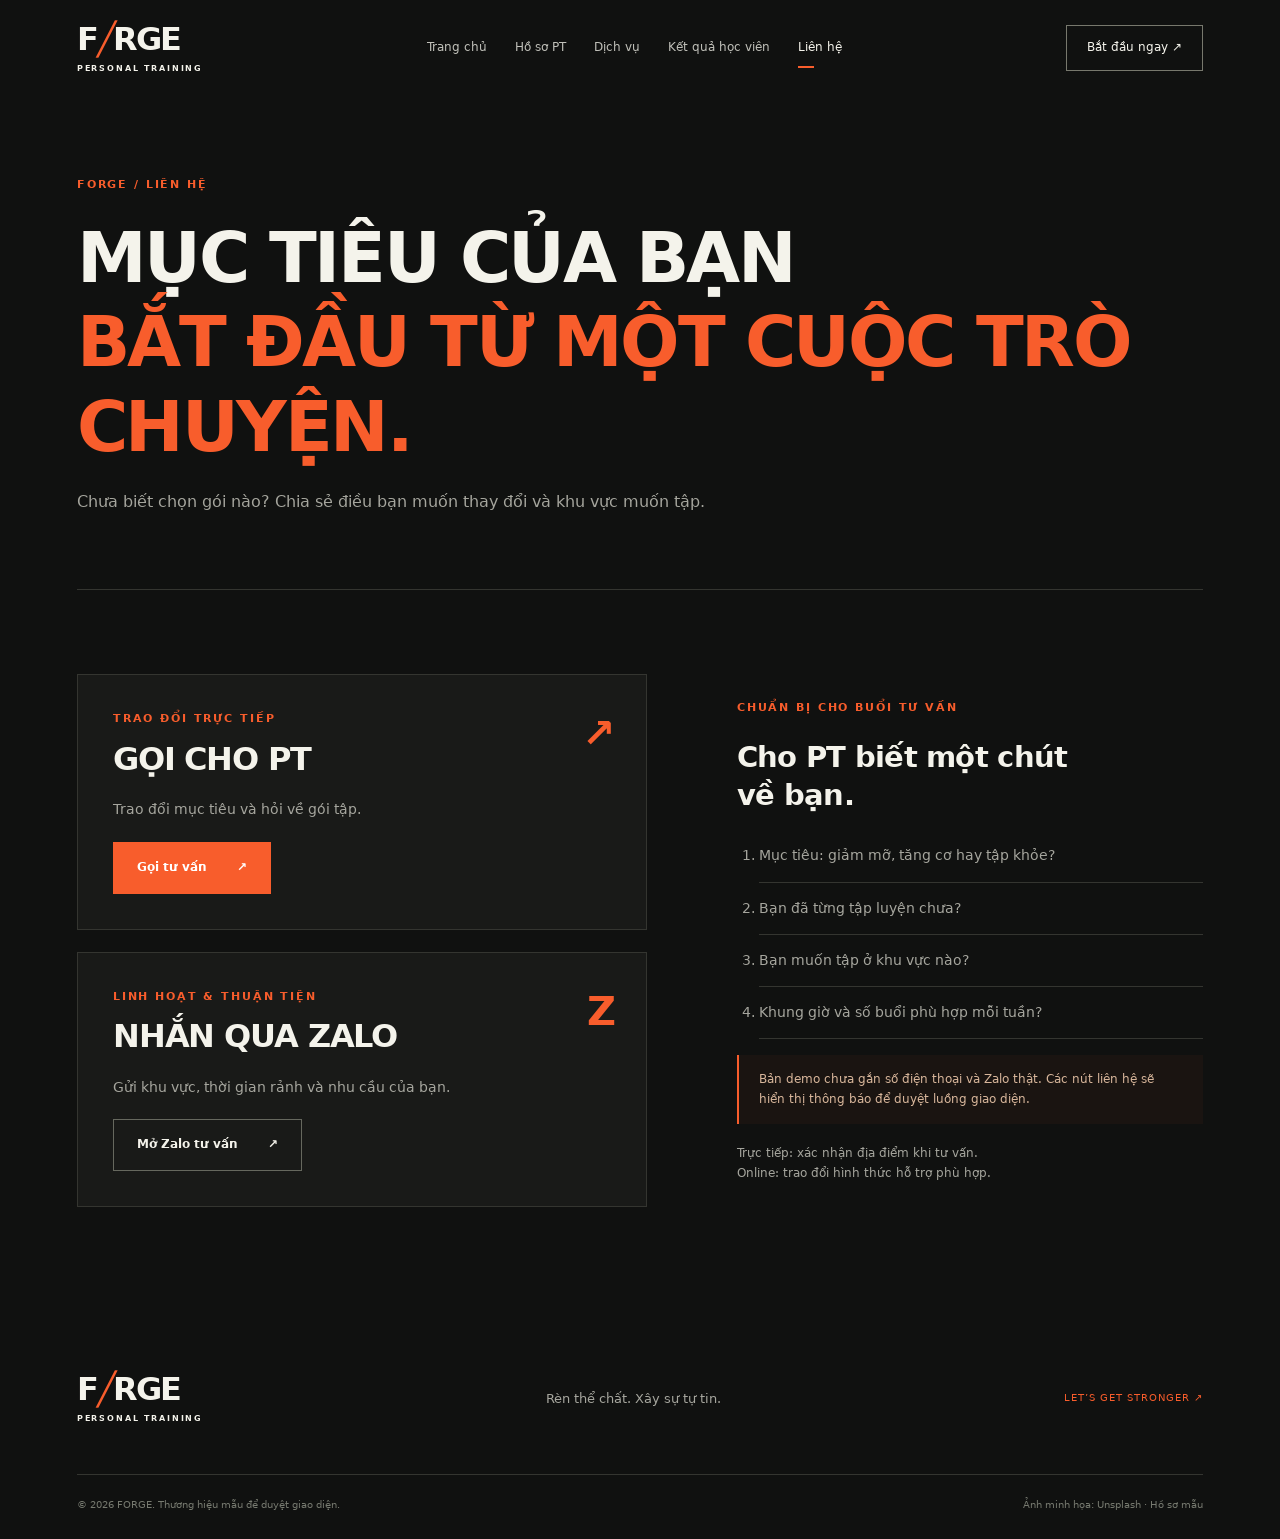
<file: lien-he.html>
<!DOCTYPE html><html lang="vi"><head><meta charset="UTF-8"><meta name="viewport" content="width=device-width,initial-scale=1"><meta name="description" content="FORGE Personal Training — demo hồ sơ huấn luyện viên cá nhân, dịch vụ tập luyện và tư vấn."><title>Liên hệ | FORGE Personal Training</title><link rel="stylesheet" href="style.css?v=2"><script src="app.js" defer></script></head><body><a class="skip" href="#main">Đến nội dung</a><header><div class="nav-shell wrap"><a class="brand" href="index.html">F<span>╱</span>RGE<small>PERSONAL TRAINING</small></a><nav id="nav" aria-label="Điều hướng chính"><a href="index.html" >Trang chủ</a><a href="ho-so.html" >Hồ sơ PT</a><a href="dich-vu.html" >Dịch vụ</a><a href="ket-qua.html" >Kết quả học viên</a><a href="lien-he.html" aria-current="page">Liên hệ</a></nav><a class="nav-cta" href="lien-he.html">Bắt đầu ngay ↗</a><button class="menu" aria-expanded="false" aria-controls="nav" aria-label="Mở menu">☰</button></div></header><main id="main"><section class="page-head wrap"><div class="eyebrow">FORGE / LIÊN HỆ</div><h1>MỤC TIÊU CỦA BẠN<br><em>BẮT ĐẦU TỪ MỘT CUỘC TRÒ CHUYỆN.</em></h1><p>Chưa biết chọn gói nào? Chia sẻ điều bạn muốn thay đổi và khu vực muốn tập.</p></section><section class="wrap section contact-grid"><div><div class="contact-card"><span class="contact-icon">↗</span><div class="eyebrow">TRAO ĐỔI TRỰC TIẾP</div><h2>GỌI CHO PT</h2><p>Trao đổi mục tiêu và hỏi về gói tập.</p><button class="button primary" data-contact="call">Gọi tư vấn <span>↗</span></button></div><div class="contact-card"><span class="contact-icon">Z</span><div class="eyebrow">LINH HOẠT & THUẬN TIỆN</div><h2>NHẮN QUA ZALO</h2><p>Gửi khu vực, thời gian rảnh và nhu cầu của bạn.</p><button class="button outline" data-contact="zalo">Mở Zalo tư vấn <span>↗</span></button></div></div><aside class="contact-aside"><div class="eyebrow">CHUẨN BỊ CHO BUỔI TƯ VẤN</div><h3>Cho PT biết một chút<br>về bạn.</h3><ol><li>Mục tiêu: giảm mỡ, tăng cơ hay tập khỏe?</li><li>Bạn đã từng tập luyện chưa?</li><li>Bạn muốn tập ở khu vực nào?</li><li>Khung giờ và số buổi phù hợp mỗi tuần?</li></ol><div class="notice">Bản demo chưa gắn số điện thoại và Zalo thật. Các nút liên hệ sẽ hiển thị thông báo để duyệt luồng giao diện.</div><p class="muted">Trực tiếp: xác nhận địa điểm khi tư vấn.<br>Online: trao đổi hình thức hỗ trợ phù hợp.</p></aside></section></main><footer class="wrap"><div class="footer-top"><a class="brand" href="index.html">F<span>╱</span>RGE<small>PERSONAL TRAINING</small></a><p>Rèn thể chất. Xây sự tự tin.</p><a href="lien-he.html">LET’S GET STRONGER ↗</a></div><div class="footer-bottom"><span>© 2026 FORGE. Thương hiệu mẫu để duyệt giao diện.</span><span>Ảnh minh họa: Unsplash · Hồ sơ mẫu</span></div></footer><div class="mobile-contact"><button data-contact="call">↗ Gọi tư vấn</button><button data-contact="zalo">Zalo tư vấn ↗</button></div><dialog id="contact-dialog"><button class="dialog-close" aria-label="Đóng thông báo">×</button><div class="eyebrow">BẢN DEMO GIAO DIỆN</div><h2>SẮP KẾT NỐI.</h2><p id="dialog-text"></p><button class="button primary dialog-ok">Đã hiểu</button></dialog></body></html>
</file>
<file: style.css>
@font-face{font-family:"Forge Sans";src:url("assets/fonts/ForgeSans-Regular.woff") format("woff");font-weight:400;font-style:normal;font-display:swap}
@font-face{font-family:"Forge Sans";src:url("assets/fonts/ForgeSans-Bold.woff") format("woff");font-weight:700 950;font-style:normal;font-display:swap}
:root{--bg:#101110;--panel:#191a18;--ink:#f4f3eb;--muted:#a5a59d;--accent:#f85d2c;--line:#343530}*{box-sizing:border-box}html{scroll-behavior:smooth}body{margin:0;background:var(--bg);color:var(--ink);font-family:"Forge Sans","Segoe UI",Arial,sans-serif;font-size:16px;line-height:1.65}a{color:inherit;text-decoration:none}button{font:inherit;cursor:pointer}img{display:block;width:100%;height:100%;object-fit:cover}h1,h2,h3,h4,p{margin:0}h1,h2{font-weight:900;line-height:1.2;letter-spacing:-.035em}h1{font-size:clamp(48px,6.8vw,104px)}h2{font-size:clamp(32px,3.3vw,52px)}h3{font-size:23px;line-height:1.3;letter-spacing:-.025em}em{font-style:normal;color:var(--accent)}p{color:var(--muted);margin:20px 0}.wrap{width:min(1280px,88%);margin-inline:auto}.section{padding-block:84px}.eyebrow{color:var(--accent);font-size:11px;font-weight:800;letter-spacing:.17em;margin-bottom:22px;line-height:1.6}.eyebrow i{display:inline-block;width:7px;height:7px;border-radius:50%;background:var(--accent);margin-right:10px}header{height:96px;position:relative;z-index:10;background:#101110}.nav-shell{height:100%;display:flex;align-items:center;justify-content:space-between;gap:28px}.brand{font-size:32px;font-weight:950;letter-spacing:-.07em;line-height:1}.brand span{color:var(--accent)}.brand small{display:block;letter-spacing:.23em;font-size:8px;margin-top:10px}nav{display:flex;gap:28px}nav a{font-size:12px;color:#c0c0b9;position:relative;padding-block:12px}nav a:hover,nav a[aria-current]{color:var(--ink)}nav a[aria-current]:after{content:'';width:16px;height:2px;background:var(--accent);position:absolute;bottom:2px;left:0}.nav-cta{font-size:12px;border:1px solid #77786d;padding:12px 20px}.menu{display:none;background:none;color:var(--ink);border:0;font-size:24px}.hero{height:690px;min-height:630px;position:relative;display:flex;align-items:center;overflow:hidden}.hero-bg{position:absolute;inset:0;object-position:center 56%;filter:brightness(.64)}.hero:after{content:'';position:absolute;inset:0;background:linear-gradient(90deg,rgba(6,8,6,.95),rgba(6,8,6,.63) 43%,rgba(6,8,6,.08)),linear-gradient(0deg,rgba(10,11,10,.5),transparent 30%)}.hero-content{position:relative;z-index:1}.hero h1{font-size:clamp(65px,7.8vw,116px);line-height:1.15;max-width:900px}.hero p{font-size:15px;max-width:520px;margin:27px 0;color:#c9c9c1}.button{display:inline-flex;justify-content:space-between;align-items:center;gap:30px;min-height:52px;padding:15px 23px;font-size:12px;font-weight:700;border:1px solid transparent;transition:background .2s,transform .2s}.button:hover{transform:translateY(-2px)}.button.primary{background:var(--accent);color:#fff}.button.primary:hover{background:#df4b1c}.button.outline{background:transparent;border-color:#66685e;color:var(--ink)}.button.outline:hover{background:#ffffff0c}.actions{display:flex;gap:12px}.hero-tags{display:flex;gap:25px;font-size:10px;font-weight:bold;color:#b5b5ac;margin-top:54px;letter-spacing:.06em}.vertical{position:absolute;right:35px;top:165px;writing-mode:vertical-rl;z-index:2;letter-spacing:.28em;font-size:9px;color:#d0d0c6}.scroll{position:absolute;right:6%;bottom:30px;z-index:2;font-size:9px;letter-spacing:.14em}.ticker{background:var(--accent);color:#101110;display:flex;align-items:center;justify-content:space-around;padding:19px 3%;gap:20px;font-size:17px;font-weight:900;letter-spacing:-.03em}.ticker b{font-size:27px;line-height:1}.split{display:grid;grid-template-columns:1fr 1fr;gap:8%;align-items:center}.photo-block{height:570px;position:relative}.photo-block img{filter:saturate(.6);object-position:55% center}.photo-label{position:absolute;bottom:0;left:0;background:var(--accent);font-size:9px;letter-spacing:.08em;font-weight:700;padding:12px 18px}.feature{display:flex;gap:20px;border-top:1px solid var(--line);padding-top:20px;margin:24px 0}.feature>b{color:var(--accent);font-size:12px}.feature h3{font-size:17px}.feature p{font-size:13px;margin:7px 0}.section-heading{display:flex;align-items:flex-end;justify-content:space-between;gap:40px;margin-bottom:38px}.text-link{font-size:12px;display:flex;gap:20px;align-items:center;font-weight:700}.text-link:hover{color:var(--accent)}.services{display:grid;grid-template-columns:repeat(4,1fr);border-left:1px solid var(--line)}.service{border:1px solid var(--line);border-left:0;padding:28px 23px;background:var(--panel);display:flex;flex-direction:column}.service:hover{background:#22231e}.service-top{display:flex;justify-content:space-between;color:var(--accent);font-size:13px;margin-bottom:42px}.service h3{font-size:27px;margin-bottom:16px}.service h4{font-size:13px;font-weight:400;color:#e4e4da}.service p{font-size:13px;line-height:1.8;flex:1}.service .text-link{border-top:1px solid var(--line);margin-top:20px;padding-top:20px;justify-content:space-between}.steps{display:grid;grid-template-columns:repeat(3,1fr);gap:45px;margin-top:44px}.steps article{border-top:1px solid var(--line);padding-top:25px}.steps article>span{color:var(--accent);font-size:40px;font-weight:800}.steps h3{font-size:20px;margin-top:18px}.steps p{font-size:14px}.process{border-top:1px solid var(--line)}.cta{border-top:1px solid var(--line);border-bottom:1px solid var(--line);padding-block:65px;display:flex;align-items:center;justify-content:space-between;gap:50px}.cta p{font-size:14px}footer{padding-top:55px;padding-bottom:25px}.footer-top{display:flex;align-items:center;justify-content:space-between;gap:25px}.footer-top p{font-size:13px}.footer-top>a:last-child{font-size:10px;letter-spacing:.1em;color:var(--accent)}.footer-bottom{margin-top:45px;padding-top:22px;border-top:1px solid var(--line);font-size:10px;color:#777a70;display:flex;justify-content:space-between;gap:15px}.page-head{padding-top:80px;padding-bottom:54px;border-bottom:1px solid var(--line)}.page-head h1{font-size:clamp(43px,5.5vw,82px);max-width:1100px}.page-head p{max-width:650px}.sample,.notice{font-size:12px;color:#d8b69b;border-left:2px solid var(--accent);padding:15px 20px;background:#f85d2c0b}.profile-data{margin:28px 0}.profile-data>div{padding:13px 0;border-top:1px solid var(--line)}.profile-data small{display:block;font-size:9px;letter-spacing:.14em;color:var(--muted)}.profile-data strong{font-size:14px}.list-item{font-size:12px;padding:8px 0;border-bottom:1px solid #ffffff0b;color:#b8b9ae}.price{display:flex;flex-direction:column;font-size:11px;color:var(--muted);margin-top:22px}.price b{font-size:16px;color:var(--ink)}.faq{max-width:900px}.faq h2{margin-bottom:35px}details{border-bottom:1px solid var(--line)}summary{padding:22px 0;cursor:pointer;font-size:15px;list-style:none;display:flex;justify-content:space-between;gap:20px}summary::-webkit-details-marker{display:none}summary span{color:var(--accent)}details p{font-size:14px;margin:0 0 24px}.filters{display:flex;gap:10px;margin:30px 0}.filters button{background:none;border:1px solid var(--line);color:var(--muted);padding:10px 20px;font-size:12px}.filters button.active{background:var(--accent);color:white;border-color:var(--accent)}.results-grid{display:grid;grid-template-columns:repeat(3,1fr);gap:25px}.result{background:var(--panel)}.result-art{height:300px;display:flex;flex-direction:column;justify-content:space-between;padding:25px;background:radial-gradient(ellipse at 90% 0%,#ae3d2055,transparent 65%),repeating-linear-gradient(135deg,#21231e,#21231e 2px,#1b1d18 2px,#1b1d18 28px);border:1px solid var(--line)}.result-art span,.result-art small{font-size:9px;letter-spacing:.12em;color:#9d9f94}.result-art strong{font-size:clamp(35px,4vw,65px);font-weight:900;letter-spacing:-.06em;color:var(--accent)}.result-copy{padding:25px}.result-copy .eyebrow{margin-bottom:10px}.result-copy h3{font-size:23px}.result-copy p{font-size:13px}.result-copy summary{font-size:12px}.muted{max-width:800px}.contact-grid{display:grid;grid-template-columns:1.1fr .9fr;gap:8%}.contact-card{border:1px solid var(--line);padding:35px;margin-bottom:22px;position:relative;background:var(--panel)}.contact-card h2{font-size:32px}.contact-card p{font-size:14px}.contact-icon{position:absolute;right:30px;top:25px;color:var(--accent);font-size:40px;font-weight:800}.contact-card .eyebrow{margin-bottom:12px}.contact-aside{padding-top:25px}.contact-aside h3{font-size:29px}.contact-aside ol{padding-left:22px;color:var(--muted)}.contact-aside li{padding:14px 0;border-bottom:1px solid var(--line);font-size:14px}.contact-aside .muted{font-size:12px}.mobile-contact{display:none}dialog{color:var(--ink);background:#1b1c18;border:1px solid var(--line);padding:40px;max-width:500px;width:90%}dialog::backdrop{background:#000b;backdrop-filter:blur(5px)}dialog h2{font-size:36px}.dialog-close{position:absolute;right:15px;top:10px;border:0;color:white;background:none;font-size:25px}.skip{position:absolute;left:10px;top:-80px;z-index:20;background:var(--accent);padding:10px}.skip:focus{top:10px}:focus-visible{outline:2px solid var(--accent);outline-offset:5px}[hidden]{display:none!important}@media(min-width:1500px){.hero{height:760px}}@media(max-width:1050px){nav{gap:17px}.nav-cta{display:none}.services{grid-template-columns:repeat(2,1fr);gap:0}.service{border-bottom:0}.service:nth-last-child(-n+2){border-bottom:1px solid var(--line)}.hero h1{font-size:90px}.split{gap:5%}.photo-block{height:530px}.results-grid{gap:15px}.result-art{height:250px}.ticker{font-size:13px}}@media(max-width:700px){.wrap{width:88%}header{height:78px}.brand{font-size:28px}.menu{display:block}nav{display:none;position:absolute;top:78px;left:0;right:0;background:#191a17;padding:25px 6%;flex-direction:column;gap:8px;border-bottom:1px solid var(--line)}nav.open{display:flex}nav a{font-size:15px}.hero{min-height:640px;height:calc(92svh - 78px);max-height:780px;align-items:center}.hero-bg{object-position:65% center}.hero:after{background:linear-gradient(90deg,#080b08e8,#080b0870),linear-gradient(0deg,#080b08b0,transparent)}.hero h1{font-size:clamp(51px,12vw,82px)}.hero .eyebrow{font-size:8px}.hero p{font-size:13px}.actions{flex-direction:column;align-items:flex-start;gap:10px}.actions .button{min-width:205px}.hero-tags{gap:12px;font-size:8px;flex-wrap:wrap;margin-top:35px}.vertical{display:none}.scroll{font-size:8px;bottom:20px}.ticker{font-size:11px;padding:15px 6%;justify-content:space-between}.ticker span:nth-of-type(3),.ticker b:last-child{display:none}.ticker b{font-size:20px}.section{padding-block:50px}.split{grid-template-columns:1fr;gap:35px}.photo-block{height:400px}.section-heading{display:block}.section-heading>.text-link{margin-top:20px}.services{grid-template-columns:1fr}.service{padding:28px}.service:nth-last-child(-n+2){border-bottom:0}.service:last-child{border-bottom:1px solid var(--line)}.service-top{margin-bottom:25px}.steps{grid-template-columns:1fr;gap:20px;margin-top:25px}.steps article{display:block}.steps article>span{font-size:32px}.steps h3{margin-top:10px}.cta{display:block;padding-block:40px}.cta h2{font-size:33px}.cta>div+div{margin-top:25px}.footer-top{align-items:flex-start;flex-direction:column;gap:20px}.footer-top p{margin:0}.footer-bottom{flex-direction:column;margin-top:25px}footer{padding-bottom:100px}.mobile-contact{position:fixed;bottom:0;left:0;right:0;display:grid;grid-template-columns:1fr 1fr;padding:10px 6% calc(10px + env(safe-area-inset-bottom));gap:10px;background:#101110ef;backdrop-filter:blur(10px);border-top:1px solid var(--line);z-index:15}.mobile-contact button{font-size:12px;font-weight:700;padding:13px;border:1px solid var(--accent);background:var(--accent);color:white}.mobile-contact button+button{background:none;color:var(--accent)}.page-head{padding-top:45px;padding-bottom:30px}.page-head h1{font-size:clamp(37px,9vw,62px)}.page-head p{font-size:14px}.results-grid,.contact-grid{grid-template-columns:1fr;gap:25px}.result-art{height:270px}.result-art strong{font-size:65px}.filters{flex-wrap:wrap;gap:8px}.filters button{padding:9px 13px;font-size:11px}.contact-card{padding:26px}.contact-card h2{font-size:29px}.contact-icon{right:25px;font-size:30px}.contact-aside{padding-top:0}.notice{font-size:11px}dialog{padding:32px 25px}}
@media(prefers-reduced-motion:reduce){html{scroll-behavior:auto}.button{transition:none}}

h1,h2,h3,h4{overflow-wrap:break-word}input,textarea,select,button{font-family:inherit}
</file>
